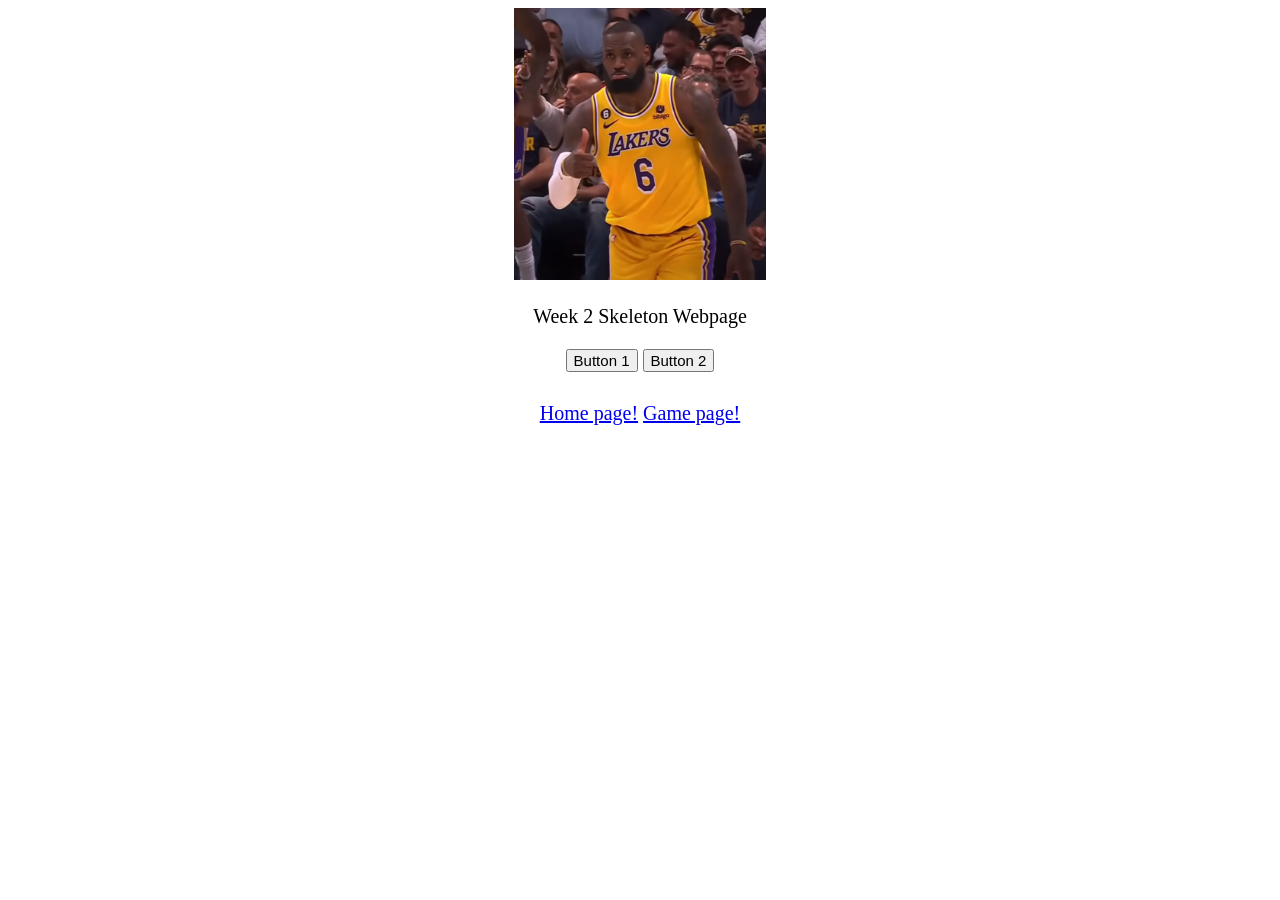
<file: Week2/index.html>
<!DOCTYPE html>
<html>
<head>
    <title>Week 2 Homework</title>
</head>
<body style="background-color: white; font-family: 'Times New Roman', Times, serif; text-align: center; font-size: 20px;">

    <img id="lebron-img" src="./lebron.png" alt="lebron" style="width: 20%;">

    <p> Week 2 Skeleton Webpage</p>
    
    <section class="button-group">
        <button id="button1" style="font-size: 15px;">Button 1</button>
        <button id="button2" style="font-size: 15px;">Button 2</button>
    </section>

    <div class="link-group" style="margin-top: 30px;">
        <a id="link1" href="https://joven-luspo.github.io/Week2/ourfirstgame/index.html" style="font-size: 20px;">Home page!</a>
        <a id="link2" href="https://joven-luspo.github.io/Week2/ourfirstgame/game.html" style="font-size: 20px;">Game page!</a>
    </div>

</body>
</html>
</file>
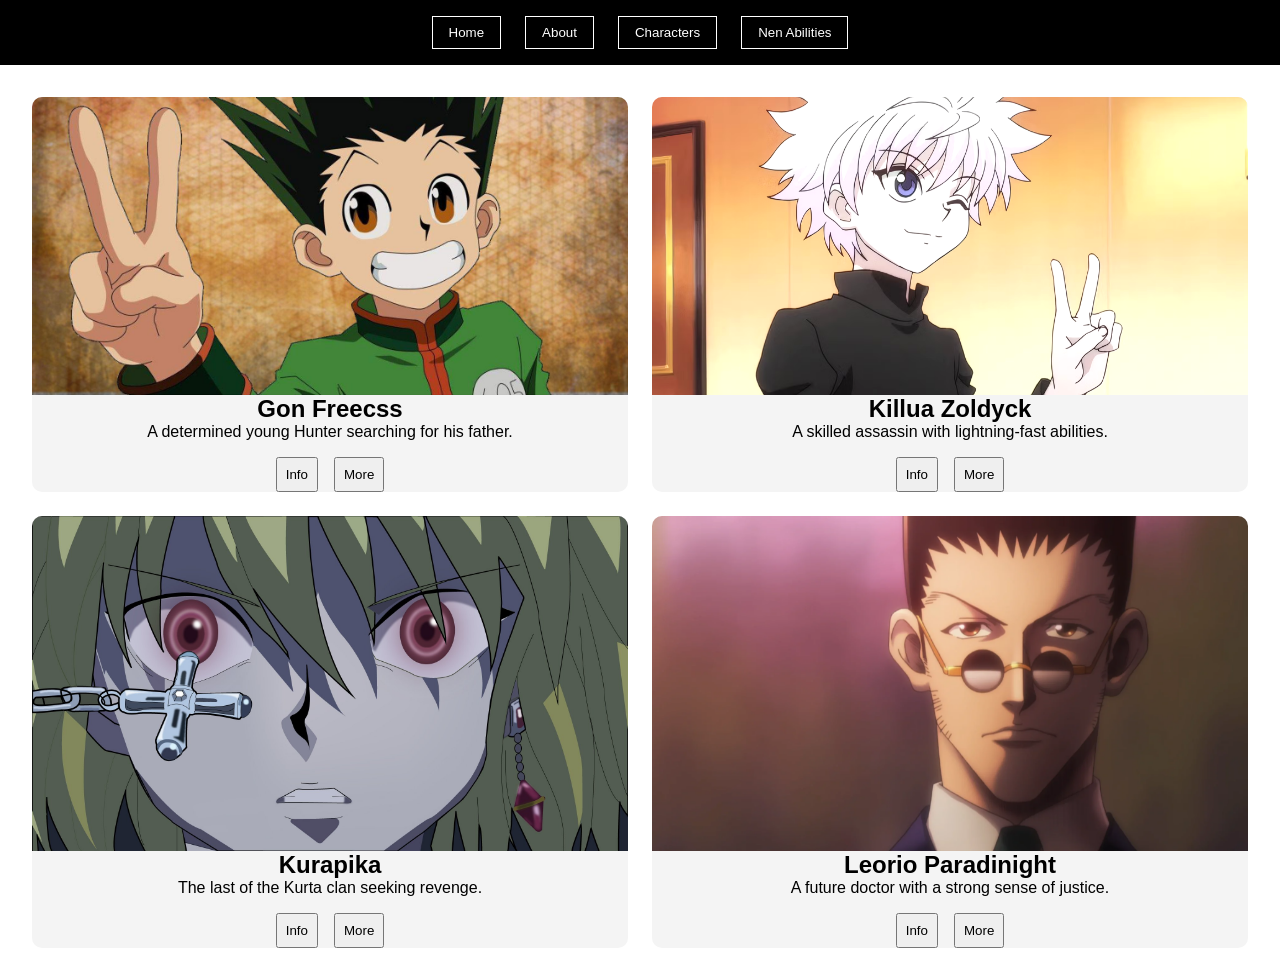
<file: Week4/index.html>
<!DOCTYPE html>
<html lang="en">
<head>
  <meta charset="UTF-8">
  <meta name="viewport" content="width=device-width, initial-scale=1.0">
  <title>Hunter X Hunter</title>
  <link rel="stylesheet" href="styles.css">
</head>
<body>

  <nav class="navbar">
    <div class="nav-container">
      <button>Home</button>
      <button>About</button>
      <button>Characters</button>
      <button>Nen Abilities</button>
    </div>
  </nav>

  <main class="grid-container">

    <div class="card">
      <img src="assets/Gon.jpeg" alt="image">
      <div class="card-content">
        <h2>Gon Freecss</h2>
        <p>A determined young Hunter searching for his father.</p>
        <div class="btn-group">
          <button>Info</button>
          <button>More</button>
        </div>
      </div>
    </div>

    <div class="card">
      <img src="assets/Killua.png" alt="image">
      <div class="card-content">
        <h2>Killua Zoldyck</h2>
        <p>A skilled assassin with lightning-fast abilities.</p>
        <div class="btn-group">
          <button>Info</button>
          <button>More</button>
        </div>
      </div>
    </div>

    <div class="card">
      <img src="assets/Kurapika.jpg" alt="image">
      <div class="card-content">
        <h2>Kurapika</h2>
        <p>The last of the Kurta clan seeking revenge.</p>
        <div class="btn-group">
          <button>Info</button>
          <button>More</button>
        </div>
      </div>
    </div>

    <div class="card">
      <img src="assets/Leorio.png" alt="image">
      <div class="card-content">
        <h2>Leorio Paradinight</h2>
        <p>A future doctor with a strong sense of justice.</p>
        <div class="btn-group">
          <button>Info</button>
          <button>More</button>
        </div>
      </div>
    </div>

  </main>

</body>
</html>
</file>
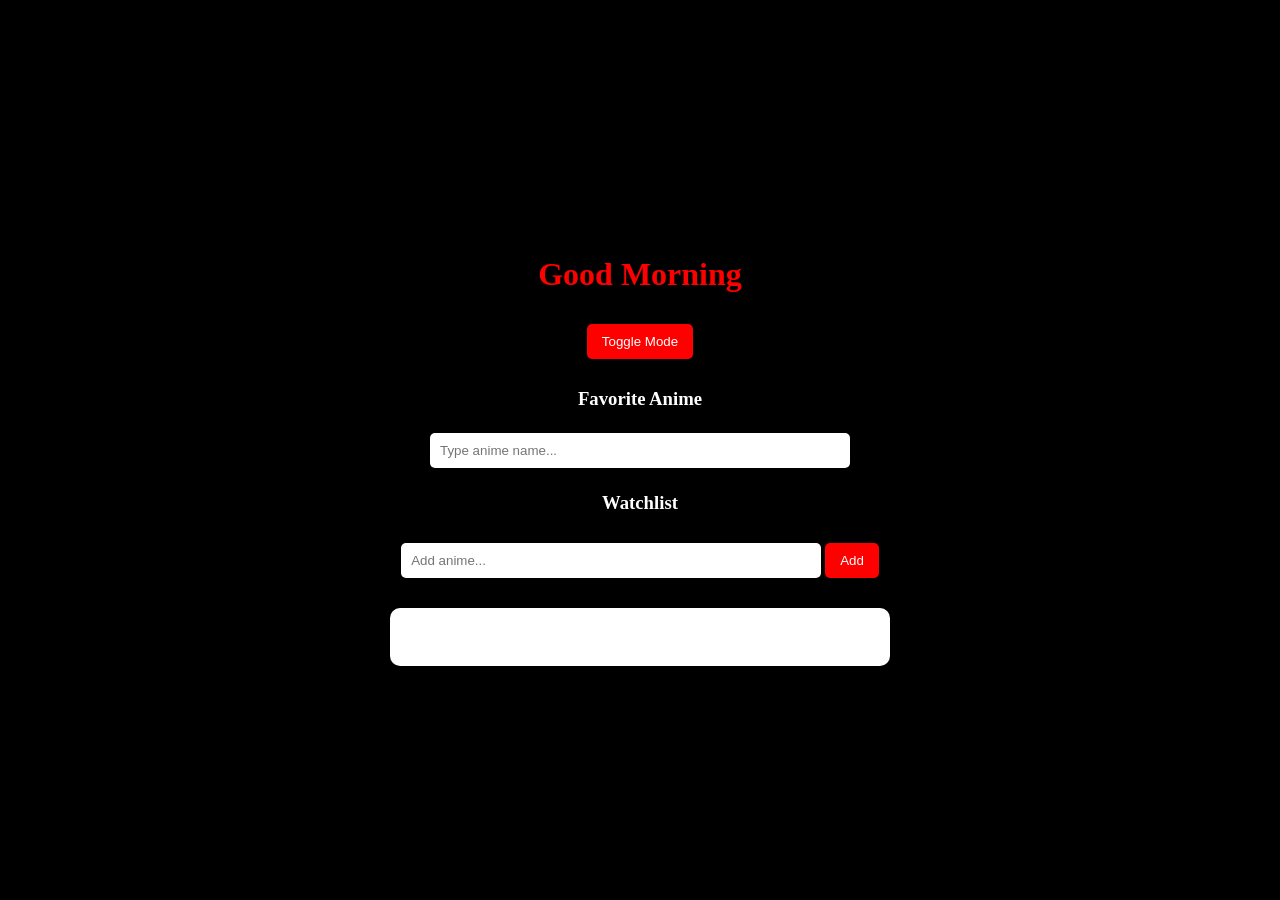
<file: Week6/index.html>
<!DOCTYPE html>
<html lang="en">
<head>
  <meta charset="UTF-8">
  <title>Anime Watchlist Dashboard</title>

  <link rel="stylesheet" href="styles.css">
</head>

<body>

  <div class="container">

    <h1 id="greeting"></h1>

    <button id="theme-btn">Toggle Mode</button>

    <section>
      <h3>Favorite Anime</h3>
      <input id="fav-anime" placeholder="Type anime name...">
      <p id="output"></p>
    </section>

    <section>
      <h3>Watchlist</h3>
      <input id="anime-input" placeholder="Add anime...">
      <button id="add-btn">Add</button>
      <ul id="watchlist"></ul>
    </section>

    <section>
      <div id="anime-box">Hello!</div>
    </section>

  </div>

  <script>
    const greeting = document.getElementById("greeting");
    const hour = new Date().getHours();

    if (hour < 12) greeting.textContent = "Good Morning";
    else if (hour < 18) greeting.textContent = "Good Afternoon";
    else greeting.textContent = "Good Night";

    document.getElementById("theme-btn").addEventListener("click", function () {
      document.body.classList.toggle("light");
    });

    const favInput = document.getElementById("fav-anime");
    const output = document.getElementById("output");

    favInput.addEventListener("input", function () {
      output.textContent = "Your favorite anime is: " + favInput.value;
    });

    document.getElementById("add-btn").addEventListener("click", function () {
      const input = document.getElementById("anime-input");

      if (input.value.trim() === "") return;

      const li = document.createElement("li");
      li.textContent = input.value;

      li.addEventListener("click", function () {
        li.remove();
      });

      document.getElementById("watchlist").appendChild(li);
      input.value = "";
    });
  </script>

</body>
</html>
</file>
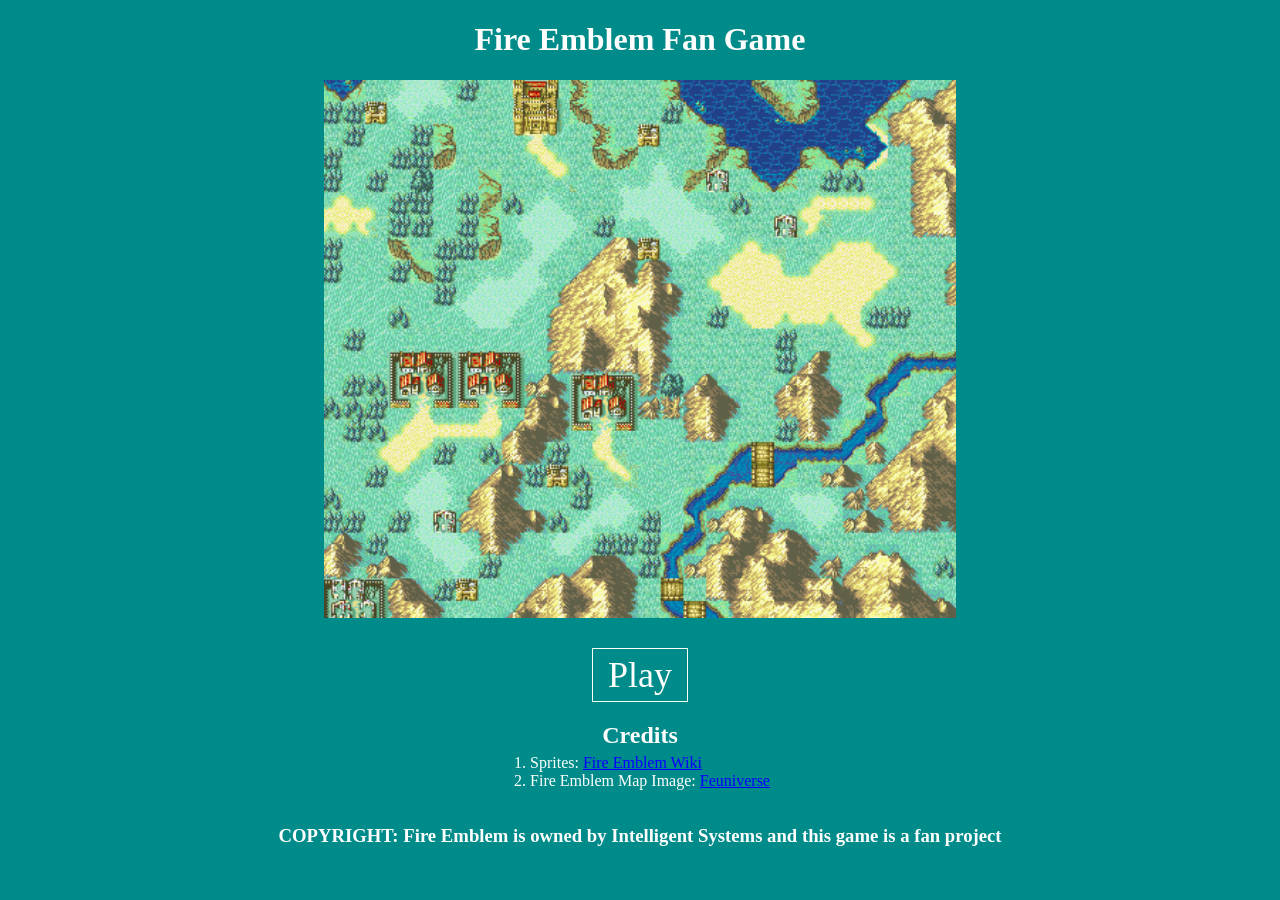
<file: Week2/ourfirstgame/index.html>
<!DOCTYPE html>
<html>
<head>
    <title>Fire Emblem (The Fan Game)</title>
</head>

<body style="background-color: darkcyan;">

    <h1 style="color: white; text-align: center; font-family:'Times New Roman', Times, serif"> Fire Emblem Fan Game </h1>

    <img src="./assets/Fire-Emblem-Map.png" alt="Map" 
     style="width: 50%; display: block; margin: 0 auto;">
 
    <div style="text-align: center; margin-top: 30px;">
        <a href="./game.html" class="play-button"
            style="background-color: transparent;
              border: 1px solid white;
              color: white;
              font-family: 'Times New Roman', Times, serif;
              font-size: 36px;
              text-decoration: none;
              padding: 5px 15px;
              cursor: pointer;
              display: inline-block;">
            Play
        </a>
    </div>

    <section id="credits" style="text-align: center; color: white;">
        <h2 style="margin-bottom: 5px;">Credits</h2>
        <ol style="display: inline-block; text-align: left; color: white; padding-left: 20px; margin-top: 0;">
            <li>Sprites: <a href="https://fireemblemwiki.org/wiki/Category:The_Sacred_Stones_battle_sprites" style="color: blue;">Fire Emblem Wiki</a></li>
            <li>Fire Emblem Map Image: <a href="https://feuniverse.us/t/fire-emblem-sacred-stones-macro-edition-tentative-name-1-chapter/29994" style="color: blue;">Feuniverse</a></li>
        </ol>
    </section>

    <h3 style="color: white; text-align: center;font-family: 'Times New Roman', Times, serif; text-decoration: none;">COPYRIGHT: Fire Emblem is owned by Intelligent Systems and this game is a fan project</h3>
</body>
</html>
</file>
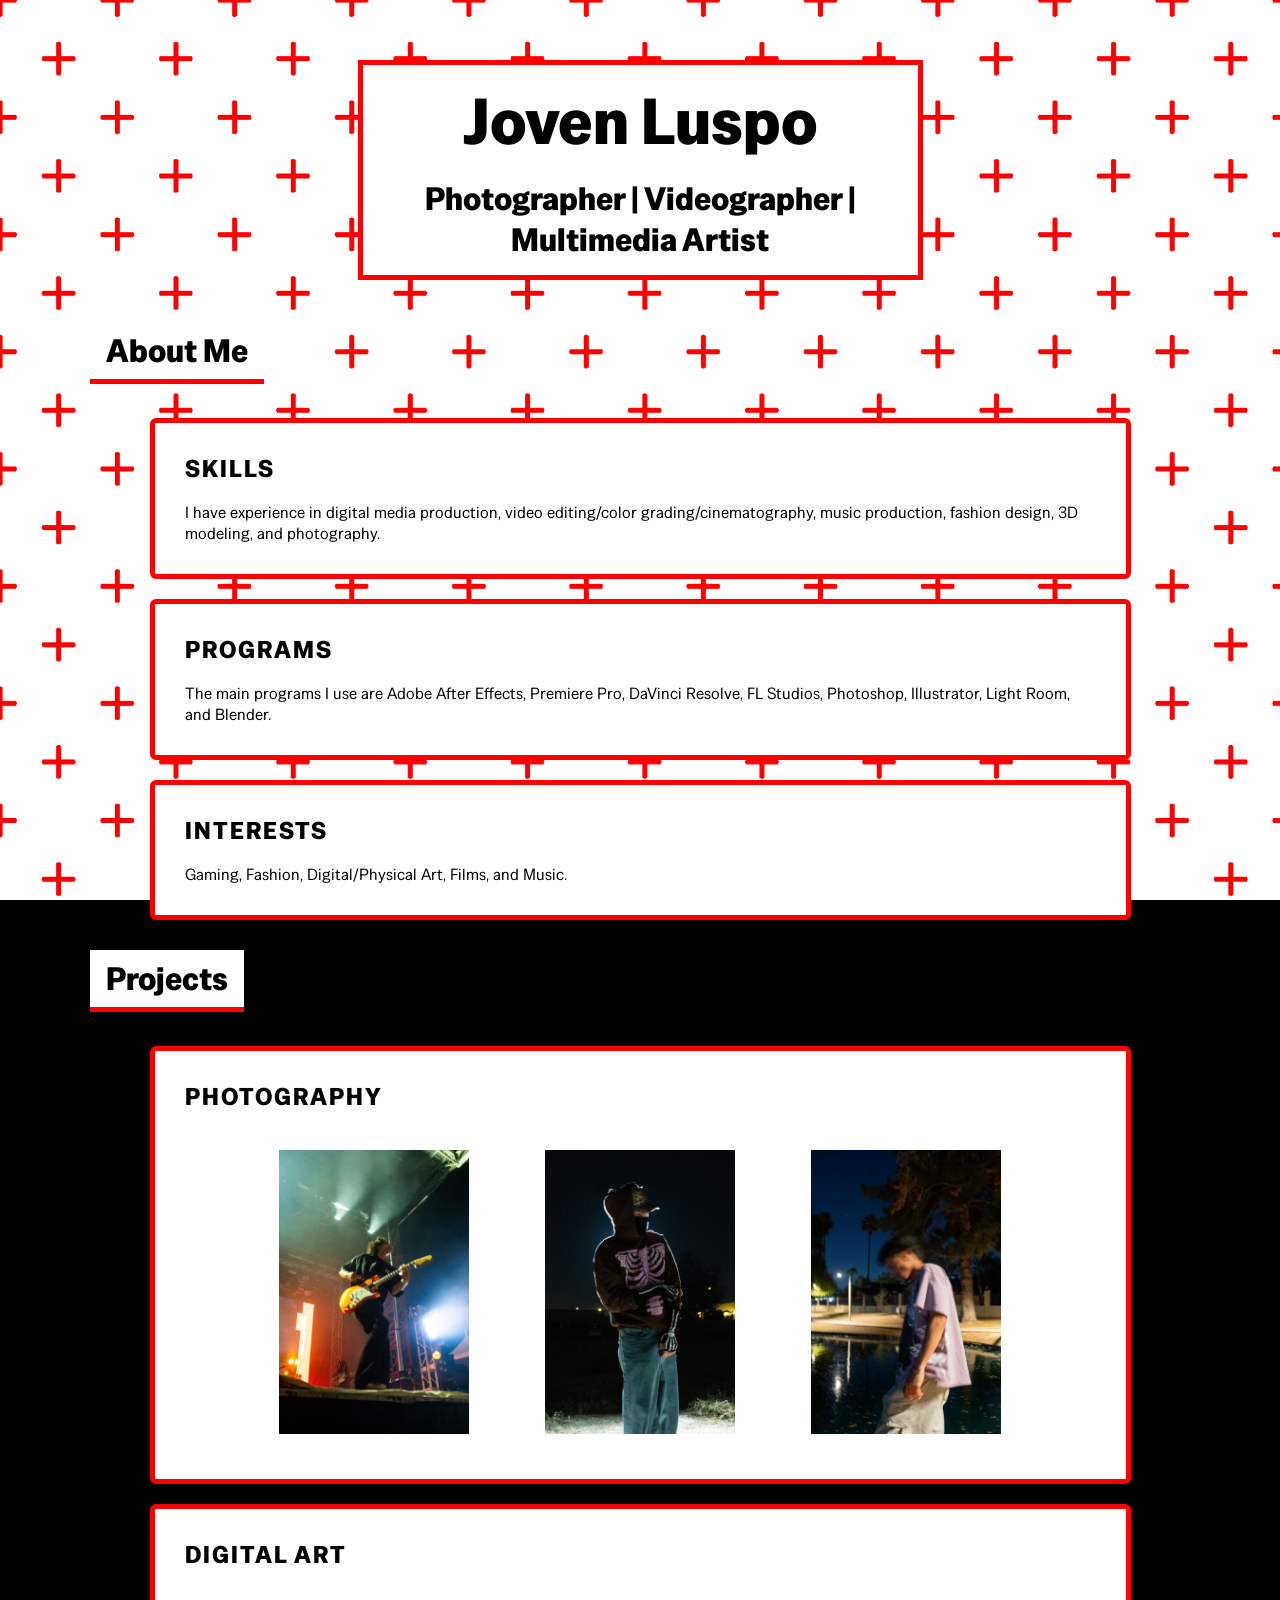
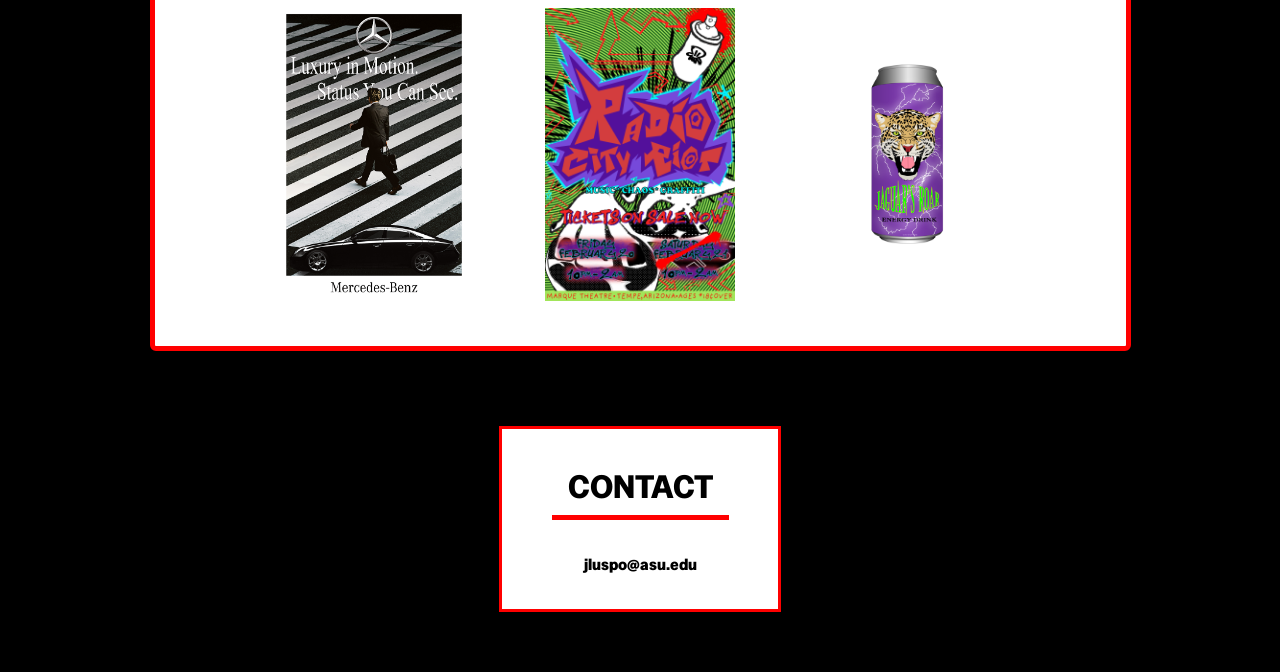
<file: Week3/Portfolio/index.html>
<!DOCTYPE html>
<html lang="en">
<head>
    <meta charset="UTF-8">
    <meta name="viewport" content="width=device-width, initial-scale=1.0">
    <title>Joven Luspo Portfolio</title>

    <style>
        @import url('https://fonts.googleapis.com/css2?family=Special+Gothic:wght@400..700&display=swap');
    </style>

    <link rel="stylesheet" href="style.css">
</head>

<body>

<header>
    <h1>Joven Luspo</h1>
    <p class="subtitle">Photographer | Videographer | Multimedia Artist</p>
</header>

<section class="about-me">
    <h2>About Me</h2>
    <div class="cards">

        <div class="card">
            <h3>SKILLS</h3>
            <p>I have experience in digital media production, video editing/color grading/cinematography, music production, fashion design, 3D modeling, and photography.</p>
        </div>

        <div class="card">
            <h3>PROGRAMS</h3>
            <p>The main programs I use are Adobe After Effects, Premiere Pro, DaVinci Resolve, FL Studios, Photoshop, Illustrator, Light Room, and Blender.</p>
        </div>

        <div class="card">
            <h3>INTERESTS</h3>
            <p>Gaming, Fashion, Digital/Physical Art, Films, and Music.</p>
        </div>

    </div>
</section>

<section class="projects">
    <h2>Projects</h2>

    <div class="cards">

        <div class="card">
          <h3>Photography</h3>
          <div class="art-row">
              <img src="assets/Concert.jpg" alt="">
              <img src="assets/Skeleton.jpg" alt="">
              <img src="assets/Portrait.jpg" alt="">
          </div>
        </div>

        <div class="card">
          <h3>Digital Art</h3>
          <div class="art-row">
              <img src="assets/CP1_Luspo_JPEG.jpg" alt="">
              <img src="assets/CP2_Luspo_JPEG.jpg" alt="">
              <img src="assets/LuspoSportsDrinkLabel.png" alt="">
          </div>
        </div>

    </div>
</section>

<footer>
    <h2>CONTACT</h2>
    <p><b>jluspo@asu.edu</b></p>
</footer>

</body>
</html>
</file>
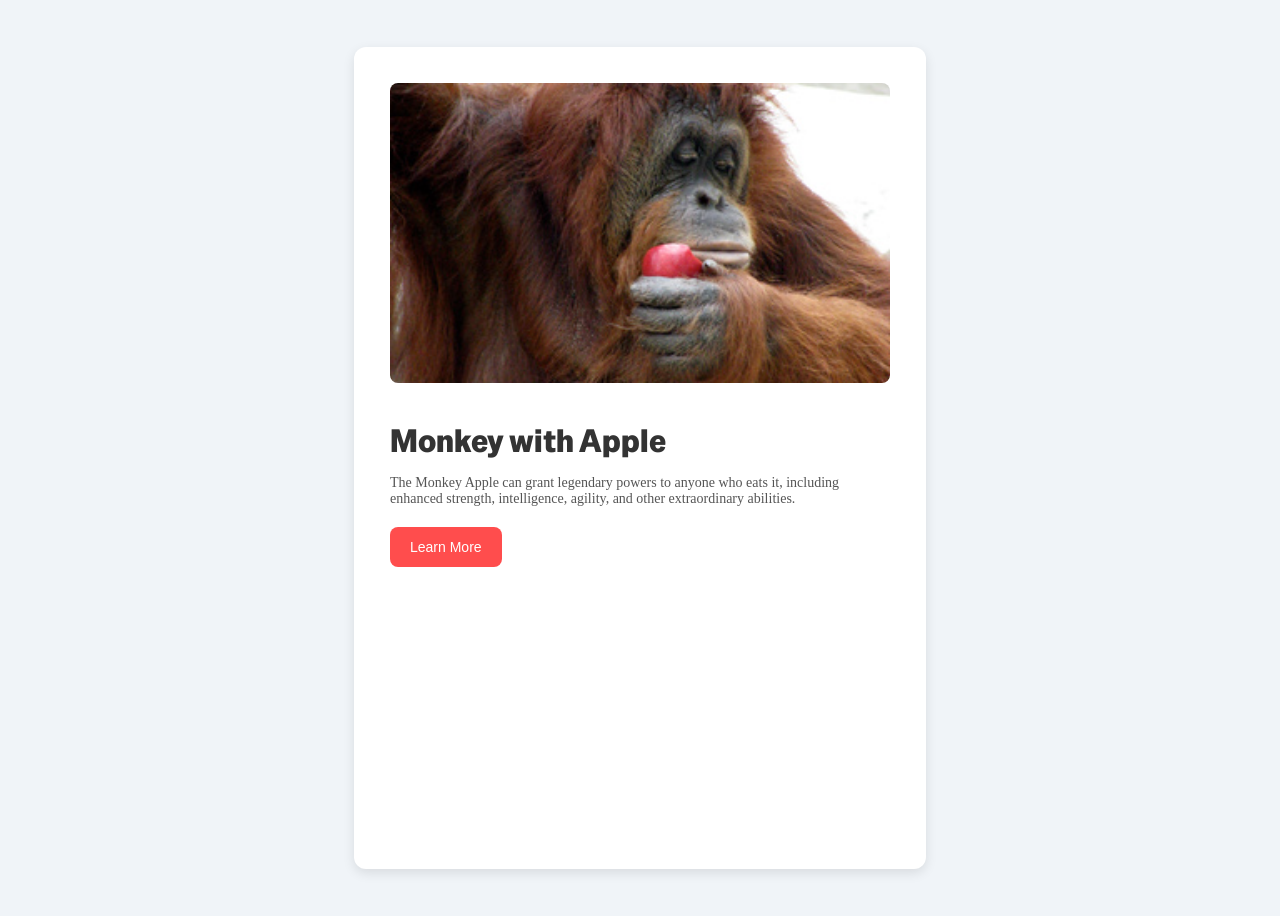
<file: Week3/Week3Homework/index.html>
<!DOCTYPE html>
<html lang="en">
<head>
    <meta charset="UTF-8">
    <title>My Card Page</title>

    <style>
        @import url('https://fonts.googleapis.com/css2?family=Gelasio:ital,wght@0,400..700;1,400..700&family=Noto+Serif:ital,wght@0,100..900;1,100..900&family=Special+Gothic:wght@400..700&display=swap');
    </style>

    <link rel="stylesheet" href="styles.css">

</head>

<body>

    <div class="card">

        <img src="./assests/dpiimg1.jpg" alt="">

        <h1>Monkey with Apple</h1>

        <p>
            The Monkey Apple can grant legendary powers to anyone who eats it, including enhanced strength, intelligence, agility, and other extraordinary abilities.
        </p>

        <a href="https://www.google.com" target="_blank">
            <button>Learn More</button>
        </a>
    </div>

</body>
</html>
</file>
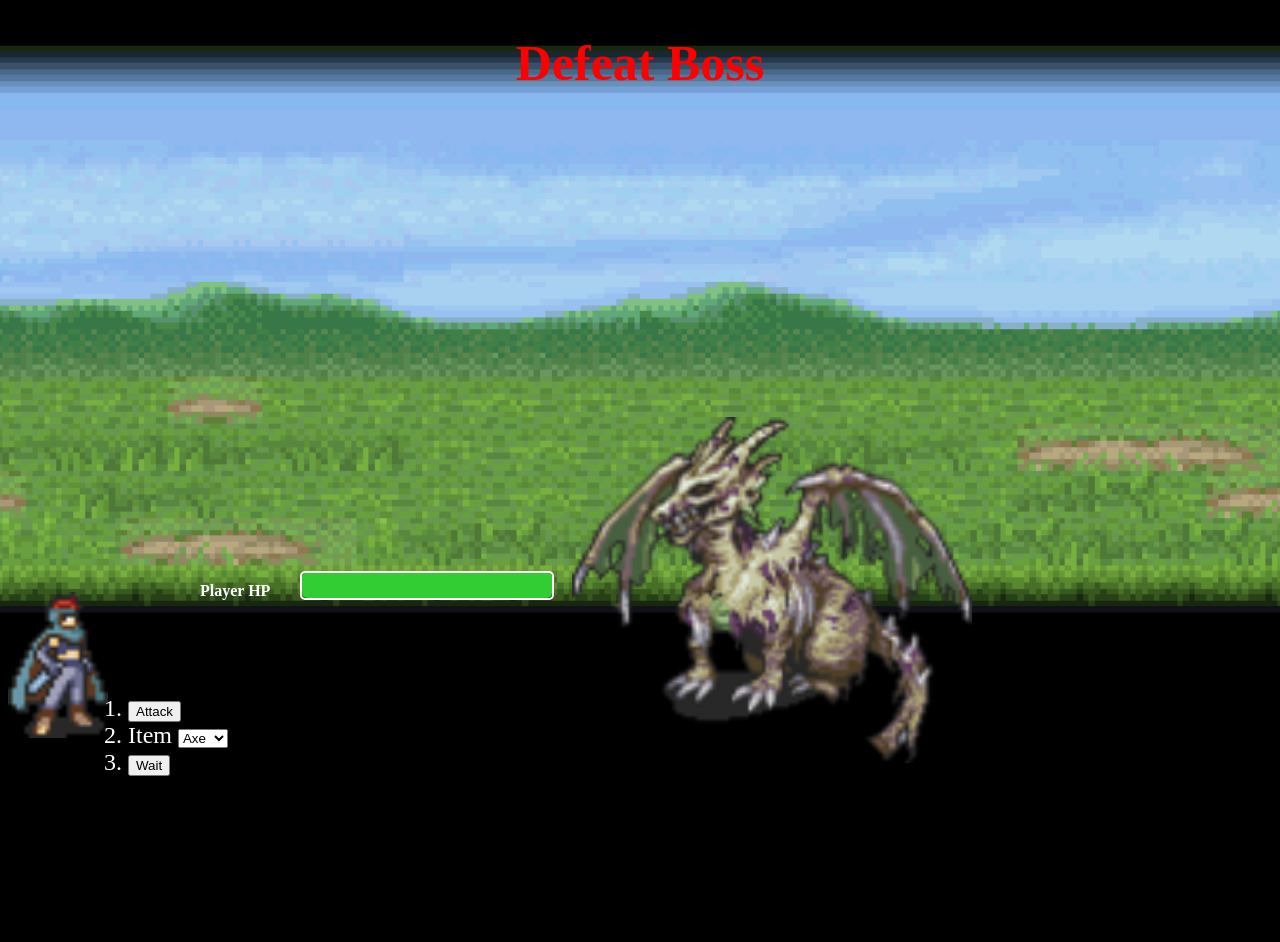
<file: Week2/ourfirstgame/game.html>
<!DOCTYPE html>
<html>
    <head>
        <title>Boss Encounter</title>
    </head>

    <body class="battle" style="background-image: url('./assets/battle-background.png'); background-size: cover; background-position: center; background-repeat: no-repeat; font-family: 'Times New Roman', Times, serif; text-align: center; height: 100vh;">
        <h1 id="boss" style="font-size: 50px; margin-bottom: 100px; color: red;">Defeat Boss</h1>

        <div style="position: absolute; bottom: 300px; left: 300px; width: 250px; height: 25px;border: 2px solid white; border-radius: 5px;">
            <div style="width: 100%; height: 100%; background-color: limegreen; border-radius: 5px;"></div>
        </div>
        <span style="position: absolute; bottom: 300px; left: 200px; margin-top: -2px; color: white; font-weight: bold;">Player HP</span>

        <div style="position: absolute; bottom: 300px; left: 2100px; width: 250px; height: 25px;border: 2px solid white; border-radius: 5px;">
            <div style="width: 100%; height: 100%; background-color: limegreen; border-radius: 5px;"></div>
        </div>
        <span style="position: absolute; bottom: 300px; left: 2000px; margin-top: -2px; color: white; font-weight: bold;">Boss HP</span>

        <section class="boss" style="text-align: right; margin-right: 300px;">
            <img src="./assets/dragon.png" 
                style="width: 400px; height: auto; position: relative; top: 225px;">
                
        </section>

        <section class="hero" style="text-align: right; margin-right: 1800px;">
            <img src="./assets/joshua.png"
                style="width: 100px; height: auto; position: relative; top: 50px;">
        </section>

        <ol style="
            position: absolute;
            bottom: 100px;
            left: 10%;
            list-style: decimal;
            text-align: left;
            font-size: 24px;
            color: white;
            padding: 0;">

            <li><button>Attack</button></li>
            <li><label id="item" for="item-select">Item</label>
                <select id="item-select">
                    <option value="axe">Axe</option>
                    <option value="heal">Heal</option>
                </select>
            </li>
            <li><button>Wait</button></li>
        </ol>
    </body>
</html>
</file>
<file: Week4/styles.css>
:root {
  font-size: 16px;
}

* {
  margin: 0;
  padding: 0;
  box-sizing: border-box;
  font-family: Arial, sans-serif;
}

.navbar {
  position: sticky;
  top: 0;
  background: black;
  padding: 1rem 0;
  z-index: 1000;
}

.nav-container {
  display: flex;
  justify-content: center;
  align-items: center;
  gap: 1.5rem;
  flex-wrap: nowrap;
}

.navbar button {
  color: white;
  background: none;
  border: 1px solid white;
  padding: 0.5rem 1rem;
}

.navbar button:hover {
  background-color: white;
  color: black;
}

.grid-container {
  display: grid;
  grid-template-columns: repeat(2, 1fr);
  gap: 1.5rem;
  padding: 2rem;
}

.card {
  display: grid;
  grid-template-rows: auto 1fr; 
  background: #f4f4f4;
  border-radius: 10px;
  overflow: hidden;
}

.card img {
  width: 100%;
  height: auto;
}

.card-content {
  display: flex;
  flex-direction: column;
  justify-content: center;
  align-items: center;
  text-align: center;
}

.btn-group {
  display: flex;
  justify-content: center;
  align-items: center;
  gap: 1rem;
  flex-wrap: nowrap; 
  margin-top: 1rem;
}

.btn-group button {
  padding: 0.5rem;
}

.card:nth-child(1):hover {
  box-shadow: 0 0 15px green;
}

.card:nth-child(2):hover {
  box-shadow: 0 0 15px blue;
}

.card:nth-child(3):hover {
  box-shadow: 0 0 15px red;
}

.card:nth-child(4):hover {
  box-shadow: 0 0 15px orange;
}

@media (max-width: 720px) {

  :root {
    font-size: 12px;
  }

  .grid-container {
    grid-template-columns: 1fr; 
  }

  .card {
    width: 100%;
  }
}
</file>
<file: Week6/styles.css>
body {
  font-family: 'Times New Roman', Times, serif;
  background: black;
  color: white;

  display: flex;
  justify-content: center;
  align-items: center;
  min-height: 100vh;

  margin: 0;
}

.container {
  text-align: center;
  width: 100%;
  max-width: 500px;
}

body.light {
  background: #f4f4f4;
  color: black;
}

h1 {
  color: red;
}

button {
  padding: 10px 15px;
  margin: 10px 0;
  background: red;
  border: none;
  color: white;
  cursor: pointer;
  border-radius: 5px;
}

button:hover {
  background: red;
}

input {
  padding: 10px;
  margin: 5px 0;
  border-radius: 5px;
  border: none;
  width: 80%;
}

#watchlist {
  list-style: none;
  padding: 0;
}

#watchlist li {
  margin: 5px auto;
  padding: 8px;
  background: white;
  color: black;
  border-radius: 5px;
  cursor: pointer;
  width: 80%;
}

#watchlist li:hover {
  color: black;
  transform: scale(1.05);
}

#anime-box {
  margin-top: 20px;
  padding: 20px;
  background: white;
  border-radius: 10px;
}

#anime-box:hover {
  background: red;
  color: black;
}

body.light #anime-box {
  background: white;
  color: white;
}

body.light #anime-box:hover {
  background: red;
  color: black;
}
</file>
<file: Week3/Portfolio/style.css>
:root {
    --base: #FFFFFF;
    --borderColor: #ff0000;
    --cardColors: rgb(255, 255, 255);
    --accentColor: #ff0000; 
}

* {
    box-sizing: border-box;
    margin: 5px;
    padding: 5px;
    color: rgb(0, 0, 0);
    font-family: "Special Gothic", sans-serif;
}


body {
    background-color: #000000;
    background-image: url('./assets/css-pattern-by-magicpattern.png');
    background-size: cover;
    background-attachment: fixed;
    padding: 40px 60px;
}


header {
    background-color: var(--cardColors);
    border: 5px solid var(--borderColor);
    width: 50%;
    margin-bottom: 32px;
    font-size: 32px; 
    font-weight: 700;
    text-align: center;
    margin-left: auto;
    margin-right: auto;
}


h2 {
    display: inline-block;
    font-family: "Special Gothic", sans-serif;
    font-weight: 700;
    font-size: 32px;
    padding: 8px 16px;
    margin-bottom: 24px;

    border-bottom: 5px solid var(--accentColor);
    background: var(--cardColors);
}


.cards {
    display: flex;
    flex-direction: column;
    gap: 20px;
}


.cards div {
    background-color: var(--cardColors);
    padding: 20px; 
    border: 5px solid var(--borderColor);
    border-radius: 6px;
    width: 90%; 
    margin: 0 auto;
    transition: all 0.3s ease;
}


.cards div:hover {
    transform: translateX(10px);
    box-shadow: 10px 8px var(--accentColor);
}


.cards div > img {
    width: 25%;
    display: block;
    margin: auto; 
}

.art-row {
    display: flex;
}

.card .art-row {
    border: none;
}

h3 {
    font-size: 24px;
    font-weight: 700;
    letter-spacing: 2px;
    text-transform: uppercase;
    margin-bottom: 8px;
}


footer {
    margin-top: 60px;
    padding: 24px;
    text-align: center;

    background-color: var(--cardColors);
    border: 3px solid var(--borderColor);

    width: 25%;
    margin-left: auto;
    margin-right: auto;
}
</file>
<file: Week3/Week3Homework/styles.css>
body {
    background-color: #f0f4f8;
    display: flex;
    justify-content: center;
    align-items: center;
    height: 100vh;
}


.card {
    width: 500px;
    height: 750px;
    background-color: #ffffff;
    padding: 36px;
    border-radius: 12px;
    box-shadow: 0 4px 12px rgba(0,0,0,0.1);
}


.card img {
    width: 100%;
    height: 300px;
    object-fit: cover;
    margin-bottom: 12px;
    border-radius: 8px;
}


.card h1 {
    font-family: "Special Gothic", sans-serif;
    color: #333;
    margin-bottom: 10px;
}


.card p {
    font-size: 14px;
    color: #555;
    margin-bottom: 20px;
}


.card button {
    background-color: #ff4d4d;
    color: white;
    border: none;
    padding: 12px 20px;
    border-radius: 8px;
    cursor: pointer;
    font-size: 14px;
}


.card button:hover {
    background-color: #e60000;
}
</file>
